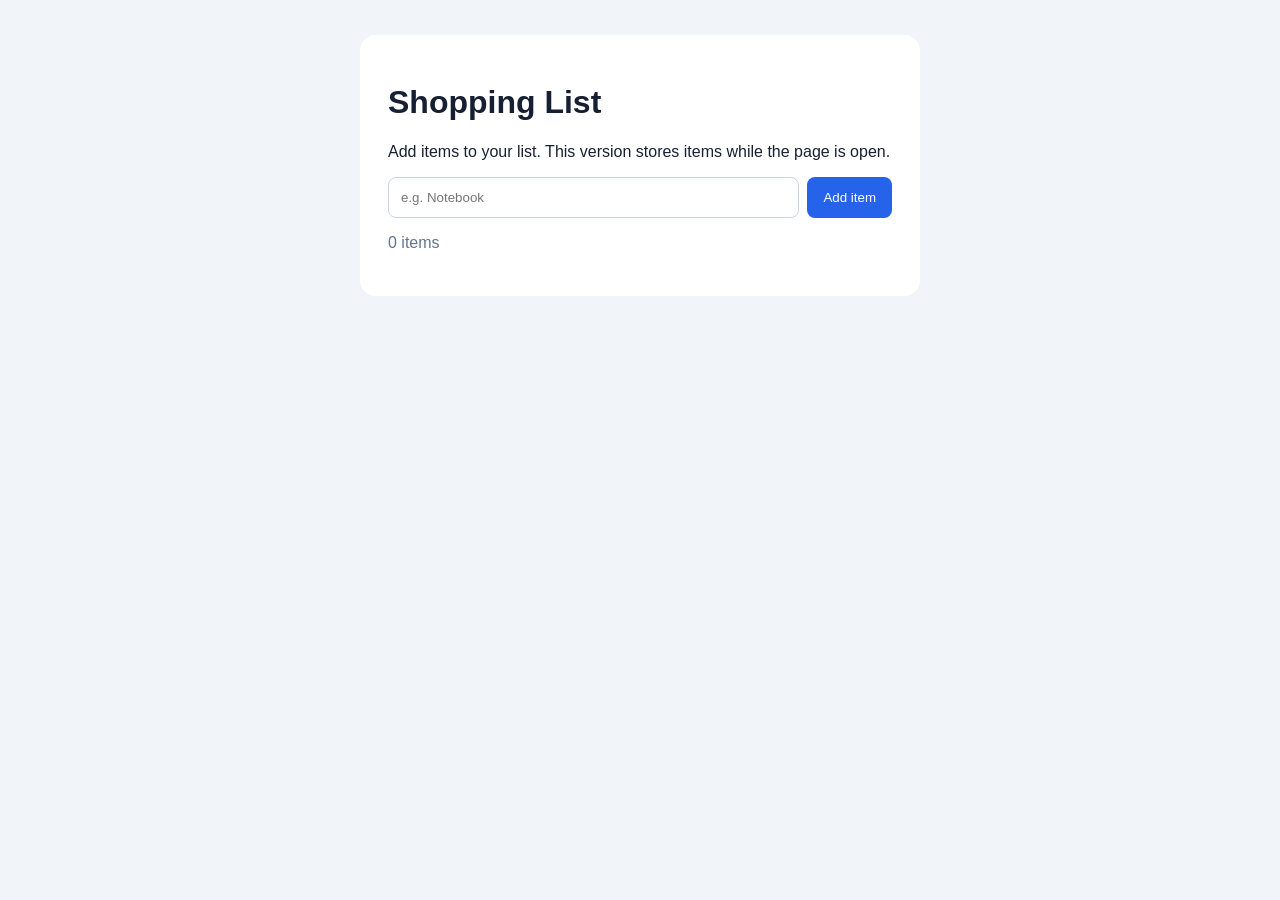
<file: clg assignment/07-shopping-list/index.html>
<!DOCTYPE html><html lang="en"><head><meta charset="UTF-8"><meta name="viewport" content="width=device-width,initial-scale=1"><title>Shopping List</title><link rel="stylesheet" href="style.css"></head><body><main><h1>Shopping List</h1><p>Add items to your list. This version stores items while the page is open.</p><form id="item-form"><input id="item-input" placeholder="e.g. Notebook" required><button>Add item</button></form><ul id="items"></ul><p id="count">0 items</p></main><script src="script.js"></script></body></html>
</file>
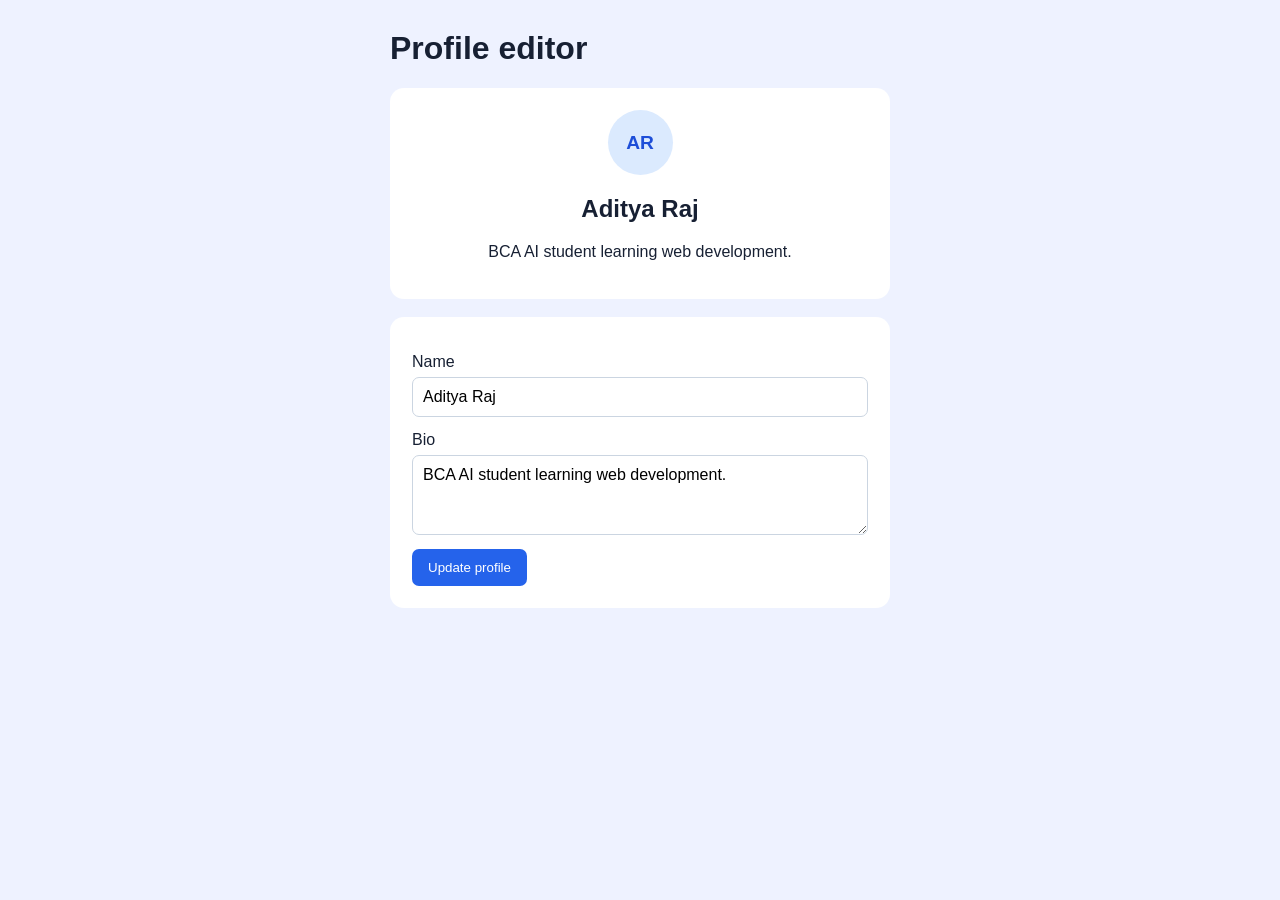
<file: clg assignment/10-profile-updater/index.html>
<!DOCTYPE html><html lang="en"><head><meta charset="UTF-8"><meta name="viewport" content="width=device-width,initial-scale=1"><title>Profile Updater</title><link rel="stylesheet" href="style.css"></head><body><main><h1>Profile editor</h1><section class="card"><div class="avatar">AR</div><h2 id="profile-name">Aditya Raj</h2><p id="profile-bio">BCA AI student learning web development.</p></section><form id="profile-form"><label>Name<input id="name" maxlength="40" value="Aditya Raj" required></label><label>Bio<textarea id="bio" maxlength="160">BCA AI student learning web development.</textarea></label><button>Update profile</button></form><p id="status" role="status" aria-live="polite"></p></main><script src="script.js"></script></body></html>
</file>
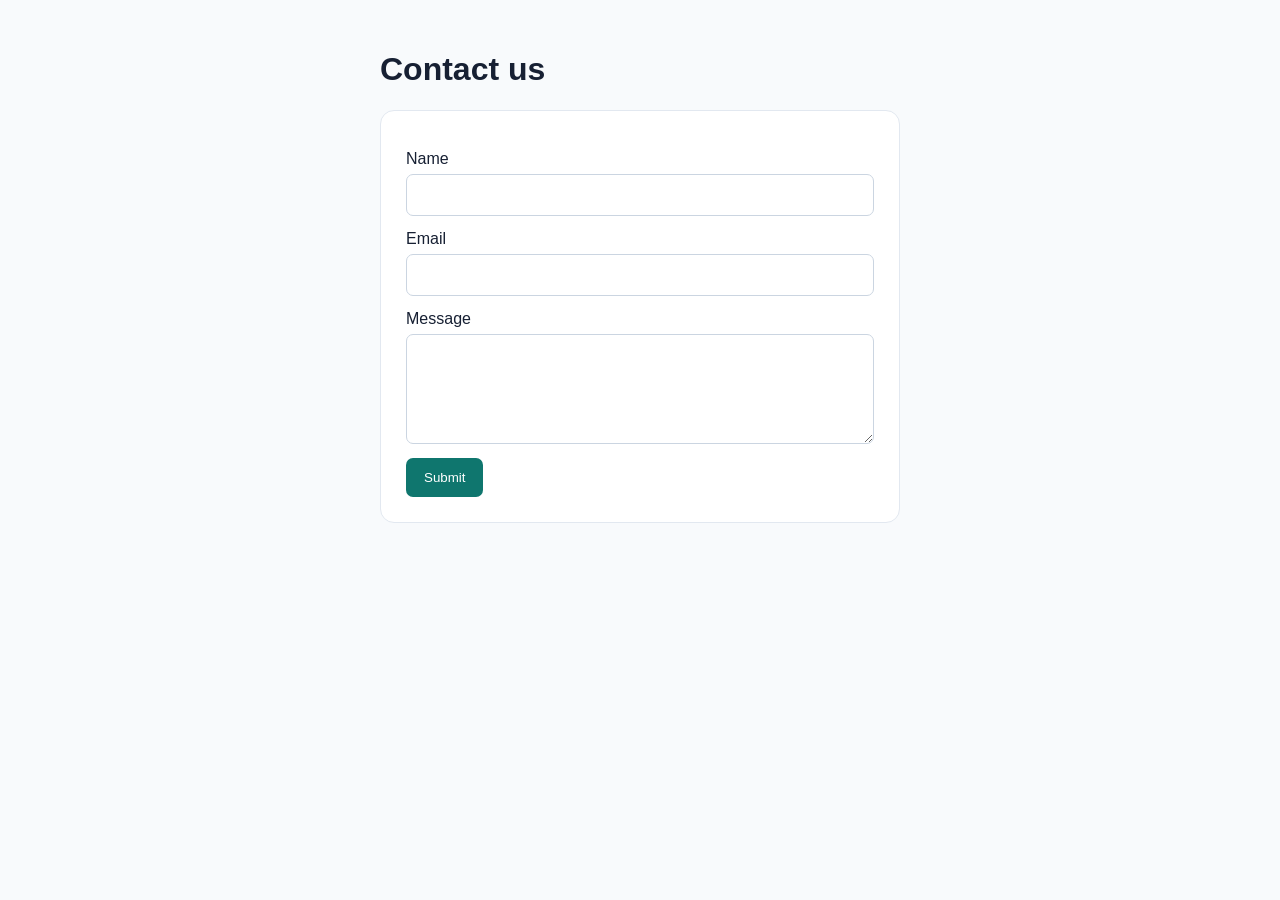
<file: clg assignment/11-contact-form/index.html>
<!DOCTYPE html><html lang="en"><head><meta charset="UTF-8"><meta name="viewport" content="width=device-width,initial-scale=1"><title>Contact Form</title><link rel="stylesheet" href="style.css"></head><body><main><h1>Contact us</h1><form id="contact-form"><label>Name<input id="name" required maxlength="60"></label><label>Email<input id="email" type="email" required></label><label>Message<textarea id="message" required maxlength="500"></textarea></label><button>Submit</button></form><section id="summary" hidden aria-live="polite"><h2>Submission summary</h2><p id="summary-text"></p></section></main><script src="script.js"></script></body></html>
</file>
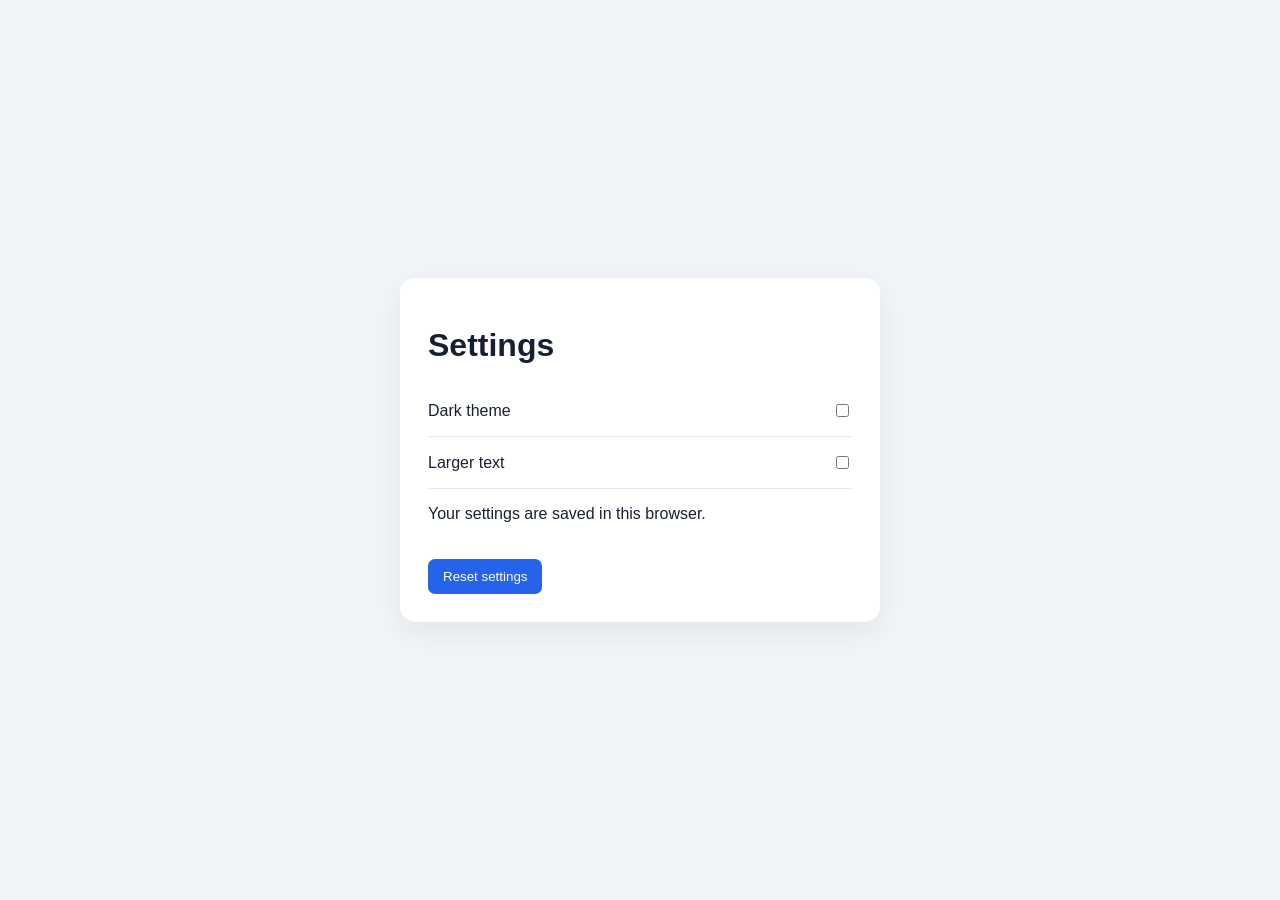
<file: clg assignment/12-persistent-settings/index.html>
<!DOCTYPE html><html lang="en"><head><meta charset="UTF-8"><meta name="viewport" content="width=device-width,initial-scale=1"><title>Persistent Settings</title><link rel="stylesheet" href="style.css"></head><body><main><h1>Settings</h1><label class="setting">Dark theme <input id="dark" type="checkbox"></label><label class="setting">Larger text <input id="large" type="checkbox"></label><p id="status" role="status">Your settings are saved in this browser.</p><button id="reset">Reset settings</button></main><script src="script.js"></script></body></html>
</file>
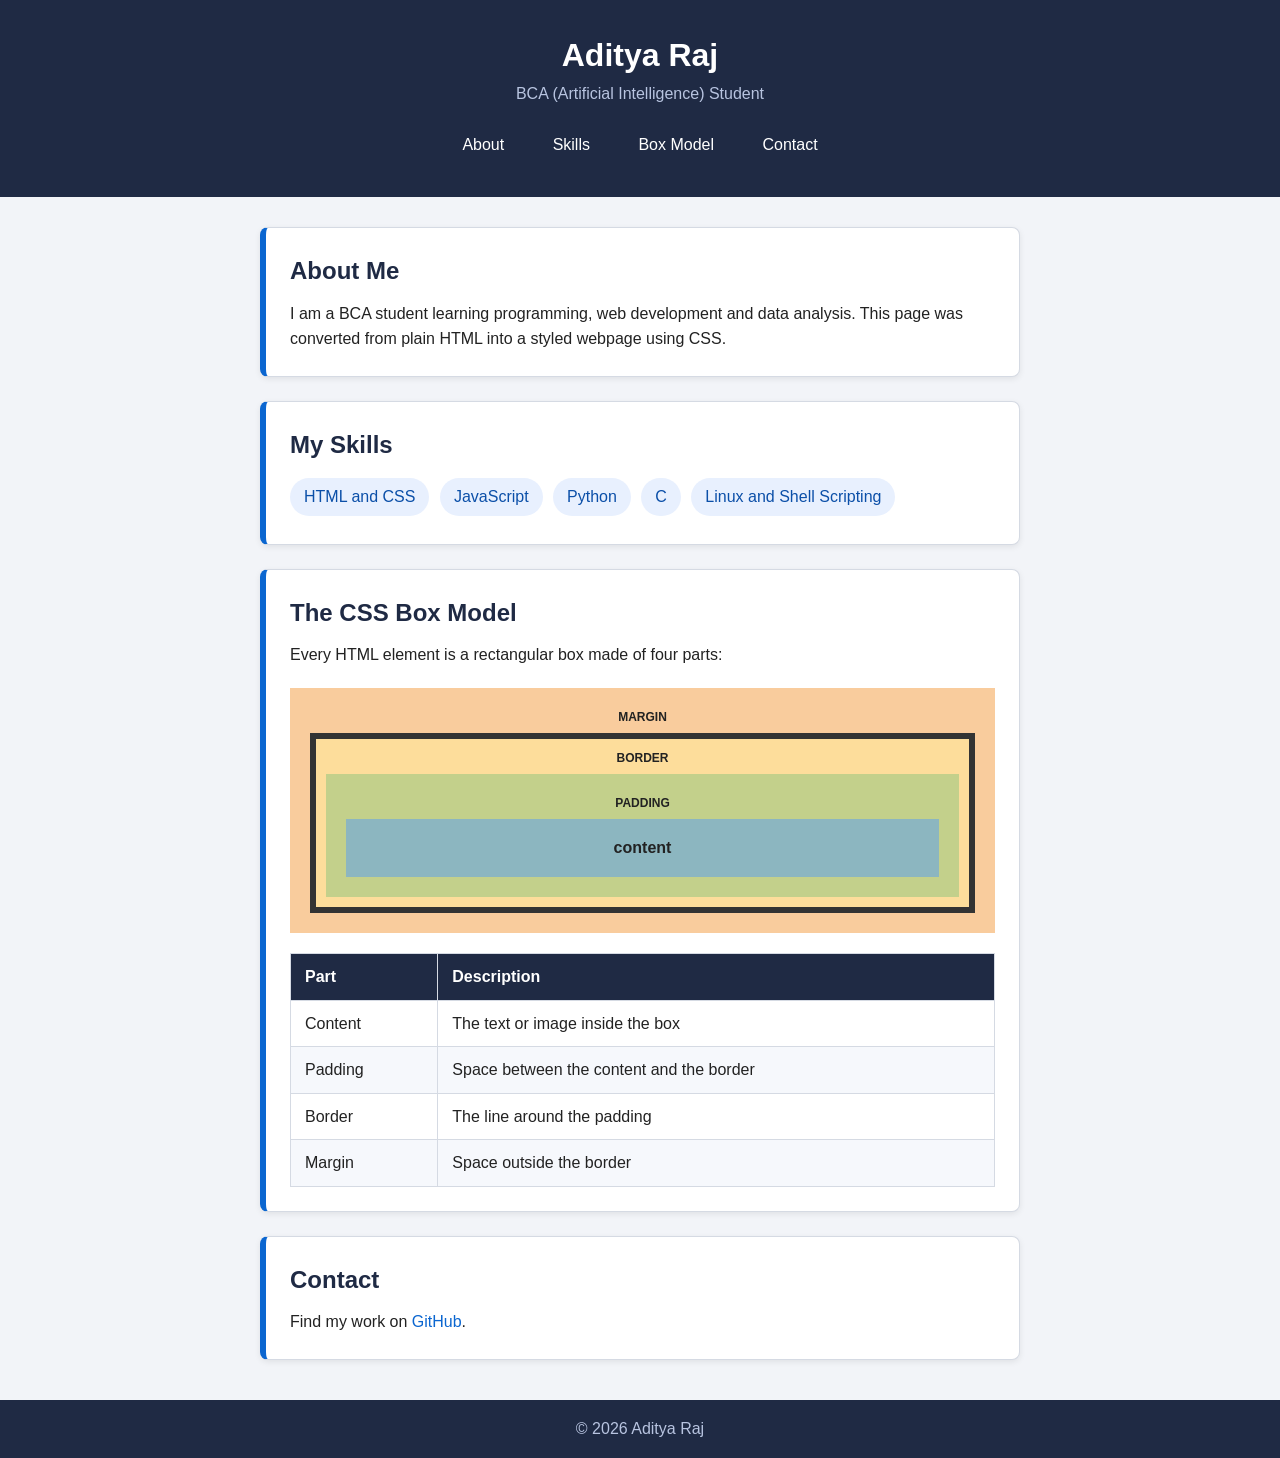
<file: clg assignment/Q1 .css-box-model.html>
<!DOCTYPE html>
<html lang="en">
<head>
  <meta charset="UTF-8">
  <meta name="viewport" content="width=device-width, initial-scale=1.0">
  <title>CSS Basics & Box Model</title>
  <style>
    /* ===== 1. Reset and box-sizing ===== */
    * {
      margin: 0;
      padding: 0;
      box-sizing: border-box;
    }

    /* ===== 2. Base styles ===== */
    body {
      font-family: "Segoe UI", Arial, sans-serif;
      line-height: 1.6;
      color: #222;
      background-color: #f2f4f8;
    }

    a { color: #0b66d0; text-decoration: none; }
    a:hover { text-decoration: underline; }

    code {
      background-color: #e6e9ef;
      padding: 2px 6px;
      border-radius: 4px;
      font-family: Consolas, monospace;
    }

    /* ===== 3. Header and navigation ===== */
    .site-header {
      background-color: #1f2a44;
      color: #ffffff;
      text-align: center;
      padding: 30px 20px;
    }

    .subtitle { color: #b8c4e0; margin-bottom: 15px; }

    .nav a {
      color: #ffffff;
      display: inline-block;
      padding: 8px 16px;
      margin: 0 4px;
      border: 2px solid transparent;
      border-radius: 6px;
    }

    .nav a:hover { border-color: #ffffff; text-decoration: none; }

    /* ===== 4. Layout (width, margin auto, padding) ===== */
    .container {
      max-width: 800px;
      margin: 30px auto;      /* auto centers the box horizontally */
      padding: 0 20px;
    }

    .card {
      background-color: #ffffff;
      padding: 24px;           /* space inside the border */
      margin-bottom: 24px;     /* space outside the border */
      border: 1px solid #d5dae3;
      border-left: 6px solid #0b66d0;
      border-radius: 8px;
      box-shadow: 0 2px 6px rgba(0, 0, 0, 0.08);
    }

    .card h2 { color: #1f2a44; margin-bottom: 10px; }

    /* ===== 5. Skills list ===== */
    .skills { list-style: none; }

    .skills li {
      display: inline-block;
      background-color: #e8f0fe;
      color: #0b4fa8;
      padding: 6px 14px;
      margin: 4px 6px 4px 0;
      border-radius: 20px;
    }

    /* ===== 6. Table ===== */
    table { width: 100%; border-collapse: collapse; margin-top: 20px; }

    th, td {
      border: 1px solid #d5dae3;
      padding: 10px 14px;
      text-align: left;
    }

    th { background-color: #1f2a44; color: #ffffff; }
    tr:nth-child(even) td { background-color: #f6f8fc; }

    /* ===== 7. Box model visual demo ===== */
    .label {
      display: block;
      font-size: 12px;
      font-weight: bold;
      text-transform: uppercase;
      margin-bottom: 6px;
    }

    .margin-layer {
      background-color: #f9cc9d;
      padding: 20px;
      margin: 20px 0;
      text-align: center;
    }

    .border-layer {
      background-color: #fddd9b;
      border: 6px solid #333333;
      padding: 10px;
    }

    .padding-layer {
      background-color: #c3d08b;
      padding: 20px;
    }

    .content-layer {
      background-color: #8cb6c0;
      padding: 16px;
      font-weight: bold;
    }

    /* ===== 8. Footer ===== */
    .site-footer {
      background-color: #1f2a44;
      color: #b8c4e0;
      text-align: center;
      padding: 16px;
      margin-top: 40px;
    }

    /* ===== 9. Small screens ===== */
    @media (max-width: 600px) {
      .card { padding: 16px; }
      .nav a { padding: 6px 10px; }
    }
  </style>
</head>
<body>

  <header class="site-header">
    <h1>Aditya Raj</h1>
    <p class="subtitle">BCA (Artificial Intelligence) Student</p>
    <nav class="nav">
      <a href="#about">About</a>
      <a href="#skills">Skills</a>
      <a href="#boxmodel">Box Model</a>
      <a href="#contact">Contact</a>
    </nav>
  </header>

  <main class="container">
    <section id="about" class="card">
      <h2>About Me</h2>
      <p>I am a BCA student learning programming, web development and data analysis. This page was converted from plain HTML into a styled webpage using CSS.</p>
    </section>

    <section id="skills" class="card">
      <h2>My Skills</h2>
      <ul class="skills">
        <li>HTML and CSS</li>
        <li>JavaScript</li>
        <li>Python</li>
        <li>C</li>
        <li>Linux and Shell Scripting</li>
      </ul>
    </section>

    <section id="boxmodel" class="card">
      <h2>The CSS Box Model</h2>
      <p>Every HTML element is a rectangular box made of four parts:</p>

      <div class="margin-layer">
        <span class="label">margin</span>
        <div class="border-layer">
          <span class="label">border</span>
          <div class="padding-layer">
            <span class="label">padding</span>
            <div class="content-layer">content</div>
          </div>
        </div>
      </div>

      <table>
        <thead>
          <tr><th>Part</th><th>Description</th></tr>
        </thead>
        <tbody>
          <tr><td>Content</td><td>The text or image inside the box</td></tr>
          <tr><td>Padding</td><td>Space between the content and the border</td></tr>
          <tr><td>Border</td><td>The line around the padding</td></tr>
          <tr><td>Margin</td><td>Space outside the border</td></tr>
        </tbody>
      </table>
    </section>

    <section id="contact" class="card">
      <h2>Contact</h2>
      <p>Find my work on <a href="https://github.com/">GitHub</a>.</p>
    </section>
  </main>

  <footer class="site-footer">
    <p>&copy; 2026 Aditya Raj</p>
  </footer>

</body>
</html>
</file>
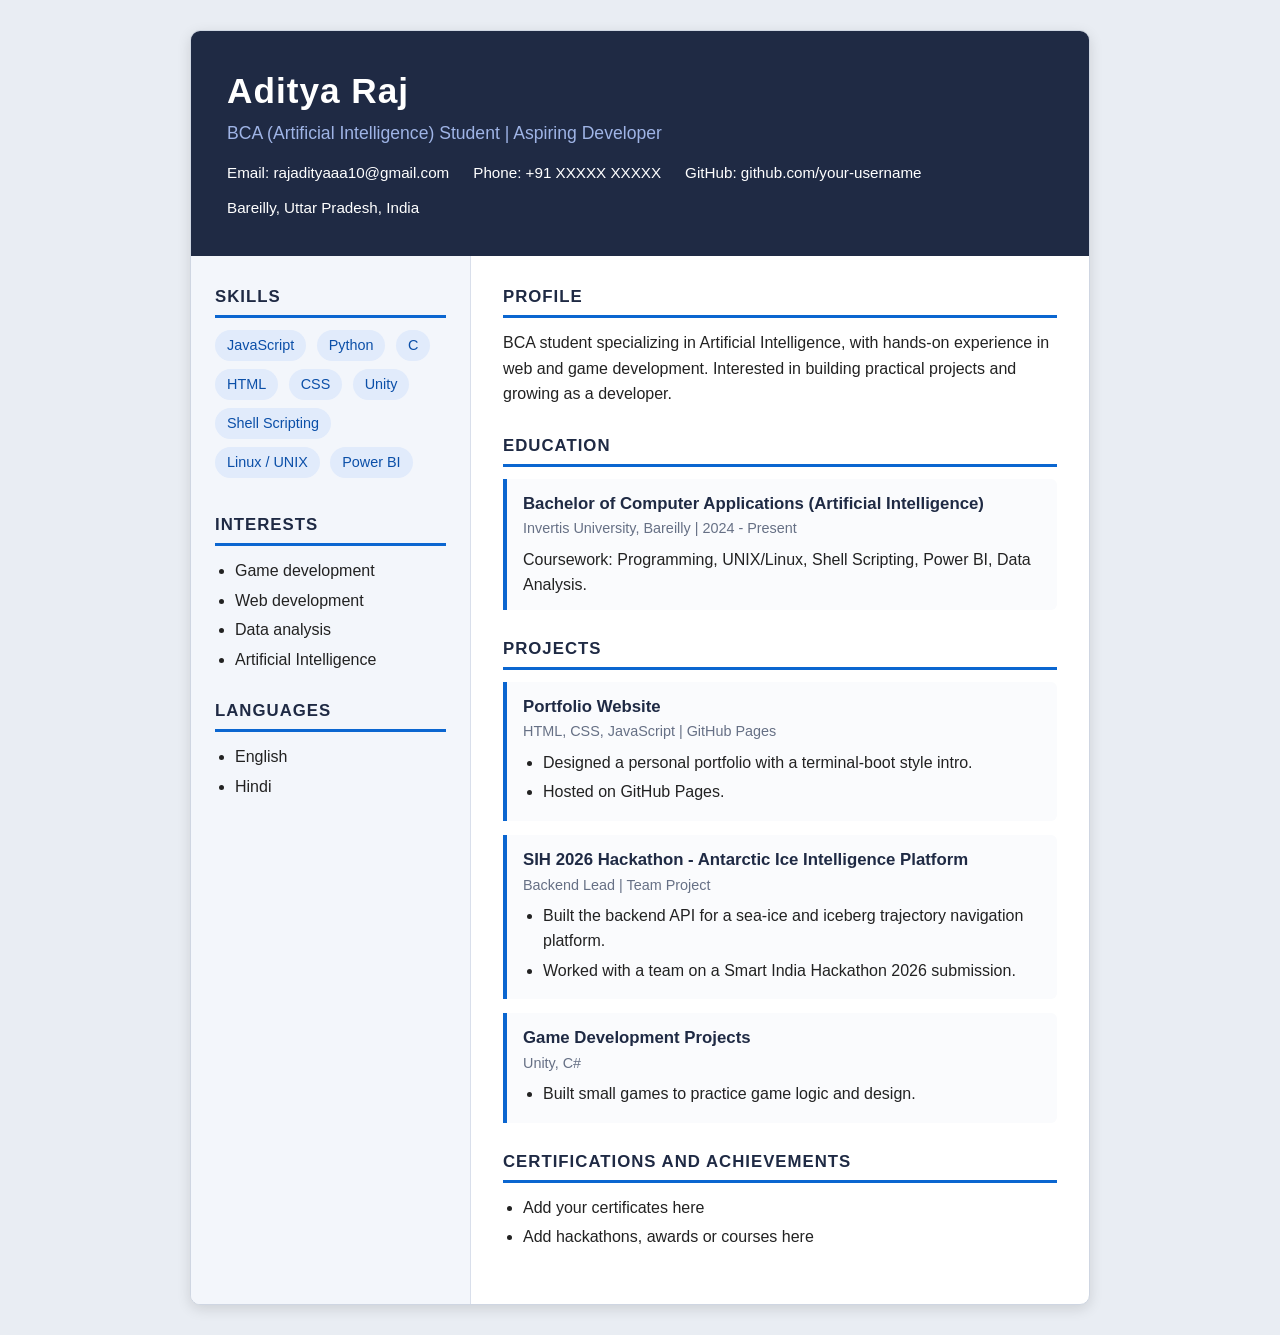
<file: clg assignment/Q2.resume.html>
<!DOCTYPE html>
<html lang="en">
<head>
  <meta charset="UTF-8">
  <meta name="viewport" content="width=device-width, initial-scale=1.0">
  <title>Aditya Raj - Resume</title>
  <style>
    /* ===== 1. Reset and box-sizing ===== */
    * {
      margin: 0;
      padding: 0;
      box-sizing: border-box;
    }

    /* ===== 2. Base styles ===== */
    body {
      font-family: "Segoe UI", Arial, sans-serif;
      line-height: 1.6;
      color: #222;
      background-color: #e9edf3;
      padding: 30px 15px;
    }

    a { color: #0b66d0; text-decoration: none; }
    a:hover { text-decoration: underline; }

    ul { padding-left: 20px; }
    li { margin-bottom: 4px; }

    /* ===== 3. Resume page (box model: width, margin auto, padding, border) ===== */
    .resume {
      max-width: 900px;
      margin: 0 auto;                 /* centers the page */
      background-color: #ffffff;
      border: 1px solid #cfd6e2;
      border-radius: 10px;
      box-shadow: 0 4px 14px rgba(0, 0, 0, 0.12);
      overflow: hidden;
    }

    /* ===== 4. Header ===== */
    .resume-header {
      background-color: #1f2a44;
      color: #ffffff;
      padding: 32px 36px;
    }

    .resume-header h1 {
      font-size: 2.2rem;
      letter-spacing: 1px;
    }

    .role {
      color: #9fb4e6;
      font-size: 1.1rem;
      margin-bottom: 14px;
    }

    .contact-info {
      list-style: none;
      padding: 0;
      display: flex;
      flex-wrap: wrap;
      gap: 6px 24px;
      font-size: 0.95rem;
    }

    .contact-info a { color: #ffffff; }

    /* ===== 5. Two-column layout ===== */
    .resume-body {
      display: flex;
    }

    .sidebar {
      width: 280px;
      background-color: #f3f6fb;
      padding: 28px 24px;
      border-right: 1px solid #d9dfeb;
    }

    .main-content {
      flex: 1;
      padding: 28px 32px;
    }

    /* ===== 6. Section blocks ===== */
    .block {
      margin-bottom: 26px;            /* space outside */
    }

    .block h2 {
      font-size: 1.05rem;
      text-transform: uppercase;
      letter-spacing: 1px;
      color: #1f2a44;
      border-bottom: 3px solid #0b66d0;
      padding-bottom: 4px;            /* space inside */
      margin-bottom: 12px;
    }

    /* ===== 7. Skill tags ===== */
    .tags {
      list-style: none;
      padding: 0;
    }

    .tags li {
      display: inline-block;
      background-color: #e1ebfb;
      color: #0b4fa8;
      padding: 4px 12px;
      margin: 0 6px 8px 0;
      border-radius: 16px;
      font-size: 0.9rem;
    }

    /* ===== 8. Entries (education, projects) ===== */
    .entry {
      border-left: 4px solid #0b66d0;
      background-color: #fafbfd;
      padding: 12px 16px;
      margin-bottom: 14px;
      border-radius: 0 6px 6px 0;
    }

    .entry h3 {
      font-size: 1.05rem;
      color: #1f2a44;
    }

    .meta {
      color: #667085;
      font-size: 0.9rem;
      margin-bottom: 6px;
    }

    /* ===== 9. Small screens ===== */
    @media (max-width: 700px) {
      .resume-body { flex-direction: column; }
      .sidebar {
        width: 100%;
        border-right: none;
        border-bottom: 1px solid #d9dfeb;
      }
      .main-content { padding: 24px; }
    }

    /* ===== 10. Print ===== */
    @media print {
      body { background: #ffffff; padding: 0; }
      .resume { border: none; box-shadow: none; }
    }
  </style>
</head>
<body>

  <div class="resume">

    <header class="resume-header">
      <h1>Aditya Raj</h1>
      <p class="role">BCA (Artificial Intelligence) Student | Aspiring Developer</p>
      <ul class="contact-info">
        <li>Email: <a href="mailto:rajadityaaa10@gmail.com">rajadityaaa10@gmail.com</a></li>
        <li>Phone: +91 XXXXX XXXXX</li>
        <li>GitHub: <a href="https://github.com/your-username">github.com/your-username</a></li>
        <li>Bareilly, Uttar Pradesh, India</li>
      </ul>
    </header>

    <div class="resume-body">

      <aside class="sidebar">
        <section class="block">
          <h2>Skills</h2>
          <ul class="tags">
            <li>JavaScript</li>
            <li>Python</li>
            <li>C</li>
            <li>HTML</li>
            <li>CSS</li>
            <li>Unity</li>
            <li>Shell Scripting</li>
            <li>Linux / UNIX</li>
            <li>Power BI</li>
          </ul>
        </section>

        <section class="block">
          <h2>Interests</h2>
          <ul>
            <li>Game development</li>
            <li>Web development</li>
            <li>Data analysis</li>
            <li>Artificial Intelligence</li>
          </ul>
        </section>

        <section class="block">
          <h2>Languages</h2>
          <ul>
            <li>English</li>
            <li>Hindi</li>
          </ul>
        </section>
      </aside>

      <main class="main-content">
        <section class="block">
          <h2>Profile</h2>
          <p>BCA student specializing in Artificial Intelligence, with hands-on experience in web and game development. Interested in building practical projects and growing as a developer.</p>
        </section>

        <section class="block">
          <h2>Education</h2>
          <div class="entry">
            <h3>Bachelor of Computer Applications (Artificial Intelligence)</h3>
            <p class="meta">Invertis University, Bareilly | 2024 - Present</p>
            <p>Coursework: Programming, UNIX/Linux, Shell Scripting, Power BI, Data Analysis.</p>
          </div>
        </section>

        <section class="block">
          <h2>Projects</h2>

          <div class="entry">
            <h3>Portfolio Website</h3>
            <p class="meta">HTML, CSS, JavaScript | GitHub Pages</p>
            <ul>
              <li>Designed a personal portfolio with a terminal-boot style intro.</li>
              <li>Hosted on GitHub Pages.</li>
            </ul>
          </div>

          <div class="entry">
            <h3>SIH 2026 Hackathon - Antarctic Ice Intelligence Platform</h3>
            <p class="meta">Backend Lead | Team Project</p>
            <ul>
              <li>Built the backend API for a sea-ice and iceberg trajectory navigation platform.</li>
              <li>Worked with a team on a Smart India Hackathon 2026 submission.</li>
            </ul>
          </div>

          <div class="entry">
            <h3>Game Development Projects</h3>
            <p class="meta">Unity, C#</p>
            <ul>
              <li>Built small games to practice game logic and design.</li>
            </ul>
          </div>
        </section>

        <section class="block">
          <h2>Certifications and Achievements</h2>
          <ul>
            <li>Add your certificates here</li>
            <li>Add hackathons, awards or courses here</li>
          </ul>
        </section>
      </main>

    </div>
  </div>

</body>
</html>
</file>
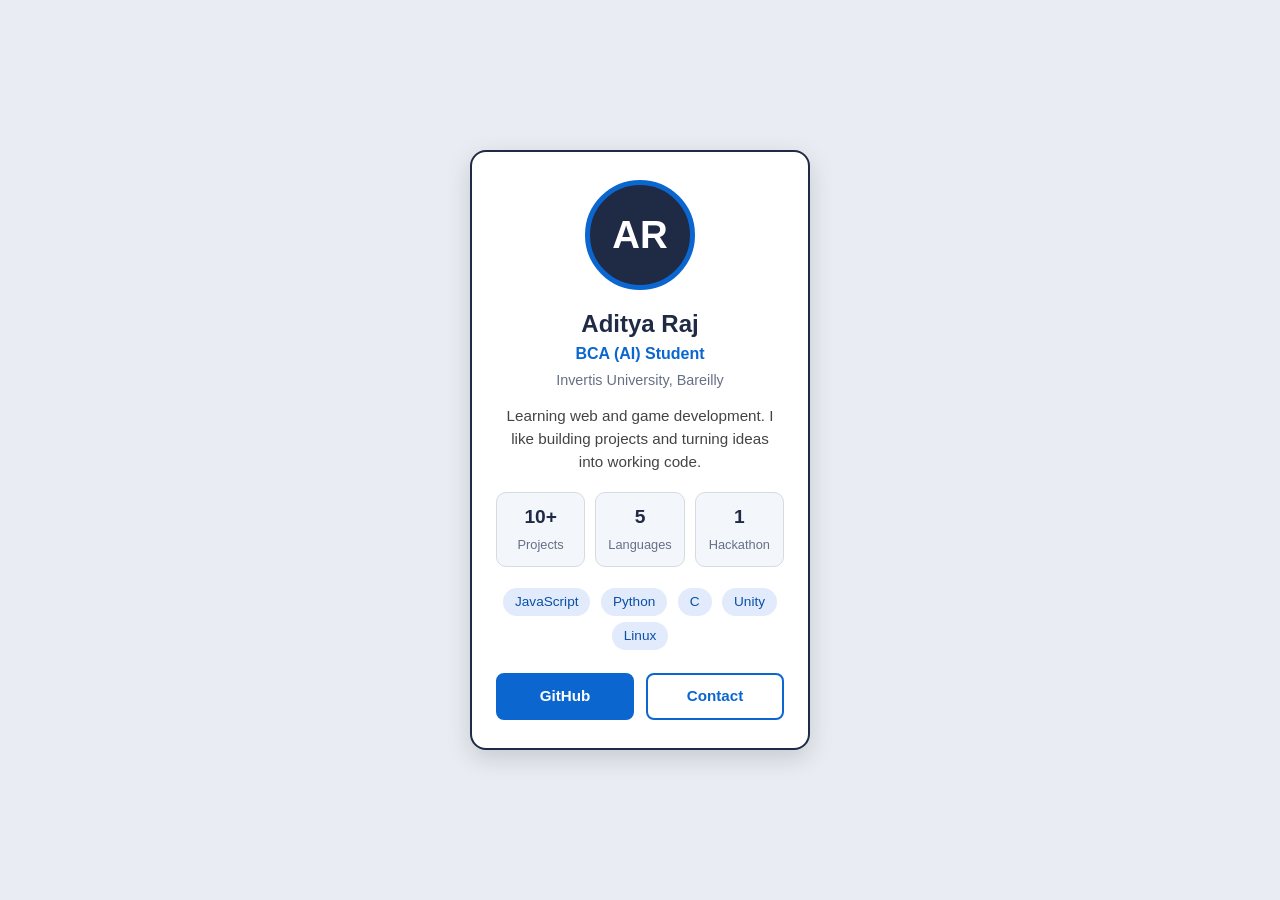
<file: clg assignment/Q3.profile-card.html>
<!DOCTYPE html>
<html lang="en">
<head>
  <meta charset="UTF-8">
  <meta name="viewport" content="width=device-width, initial-scale=1.0">
  <title>Profile Card - Box Model</title>
  <style>
    /* ===== 1. Reset and box-sizing =====
       border-box: width includes content + padding + border */
    * {
      margin: 0;
      padding: 0;
      box-sizing: border-box;
    }

    /* ===== 2. Page ===== */
    body {
      font-family: "Segoe UI", Arial, sans-serif;
      line-height: 1.5;
      color: #222;
      background-color: #e9edf3;
      min-height: 100vh;
      display: flex;
      justify-content: center;
      align-items: center;
      padding: 20px;
    }

    /* ===== 3. The card =====
       width    -> total box width (border-box)
       padding  -> space between content and border
       border   -> line around the padding
       margin   -> space outside the card */
    .profile-card {
      width: 340px;
      margin: 20px;
      padding: 28px 24px;
      border: 2px solid #1f2a44;
      border-radius: 16px;
      background-color: #ffffff;
      text-align: center;
      box-shadow: 0 8px 24px rgba(0, 0, 0, 0.15);
      transition: transform 0.2s ease, box-shadow 0.2s ease;
    }

    .profile-card:hover {
      transform: translateY(-6px);
      box-shadow: 0 14px 30px rgba(0, 0, 0, 0.2);
    }

    /* ===== 4. Avatar ===== */
    .avatar {
      width: 110px;
      height: 110px;
      margin: 0 auto 16px;            /* auto centers it horizontally */
      border: 5px solid #0b66d0;
      border-radius: 50%;
      background-color: #1f2a44;
      color: #ffffff;
      font-size: 2.4rem;
      font-weight: bold;
      display: flex;
      justify-content: center;
      align-items: center;
    }

    /* ===== 5. Text ===== */
    .name {
      font-size: 1.5rem;
      color: #1f2a44;
    }

    .role {
      color: #0b66d0;
      font-weight: 600;
      margin-bottom: 4px;
    }

    .location {
      color: #667085;
      font-size: 0.9rem;
      margin-bottom: 14px;
    }

    .bio {
      font-size: 0.95rem;
      color: #444;
      margin-bottom: 18px;
      padding: 0 6px;
    }

    /* ===== 6. Stats row ===== */
    .stats {
      display: flex;
      justify-content: space-between;
      gap: 10px;
      margin-bottom: 18px;
    }

    .stat {
      flex: 1;
      padding: 10px 6px;
      border: 1px solid #d5dae3;
      border-radius: 10px;
      background-color: #f3f6fb;
    }

    .stat strong {
      display: block;
      font-size: 1.2rem;
      color: #1f2a44;
    }

    .stat span {
      font-size: 0.8rem;
      color: #667085;
    }

    /* ===== 7. Skill tags ===== */
    .tags {
      list-style: none;
      margin-bottom: 20px;
    }

    .tags li {
      display: inline-block;
      padding: 4px 12px;
      margin: 3px;
      border-radius: 16px;
      background-color: #e1ebfb;
      color: #0b4fa8;
      font-size: 0.85rem;
    }

    /* ===== 8. Buttons ===== */
    .buttons {
      display: flex;
      gap: 12px;
    }

    .btn {
      flex: 1;
      padding: 10px 0;
      border: 2px solid #0b66d0;
      border-radius: 8px;
      font-size: 0.95rem;
      font-weight: 600;
      text-decoration: none;
      cursor: pointer;
      transition: background-color 0.2s, color 0.2s;
    }

    .btn-primary {
      background-color: #0b66d0;
      color: #ffffff;
    }

    .btn-primary:hover {
      background-color: #084a99;
      border-color: #084a99;
    }

    .btn-outline {
      background-color: transparent;
      color: #0b66d0;
    }

    .btn-outline:hover {
      background-color: #0b66d0;
      color: #ffffff;
    }

    /* ===== 9. Small screens ===== */
    @media (max-width: 400px) {
      .profile-card {
        width: 100%;
        margin: 0;
      }
    }
  </style>
</head>
<body>

  <article class="profile-card">
    <div class="avatar">AR</div>

    <h1 class="name">Aditya Raj</h1>
    <p class="role">BCA (AI) Student</p>
    <p class="location">Invertis University, Bareilly</p>

    <p class="bio">
      Learning web and game development. I like building projects and
      turning ideas into working code.
    </p>

    <div class="stats">
      <div class="stat">
        <strong>10+</strong>
        <span>Projects</span>
      </div>
      <div class="stat">
        <strong>5</strong>
        <span>Languages</span>
      </div>
      <div class="stat">
        <strong>1</strong>
        <span>Hackathon</span>
      </div>
    </div>

    <ul class="tags">
      <li>JavaScript</li>
      <li>Python</li>
      <li>C</li>
      <li>Unity</li>
      <li>Linux</li>
    </ul>

    <div class="buttons">
      <a class="btn btn-primary" href="https://github.com/your-username">GitHub</a>
      <a class="btn btn-outline" href="mailto:rajadityaaa10@gmail.com">Contact</a>
    </div>
  </article>

</body>
</html>
</file>
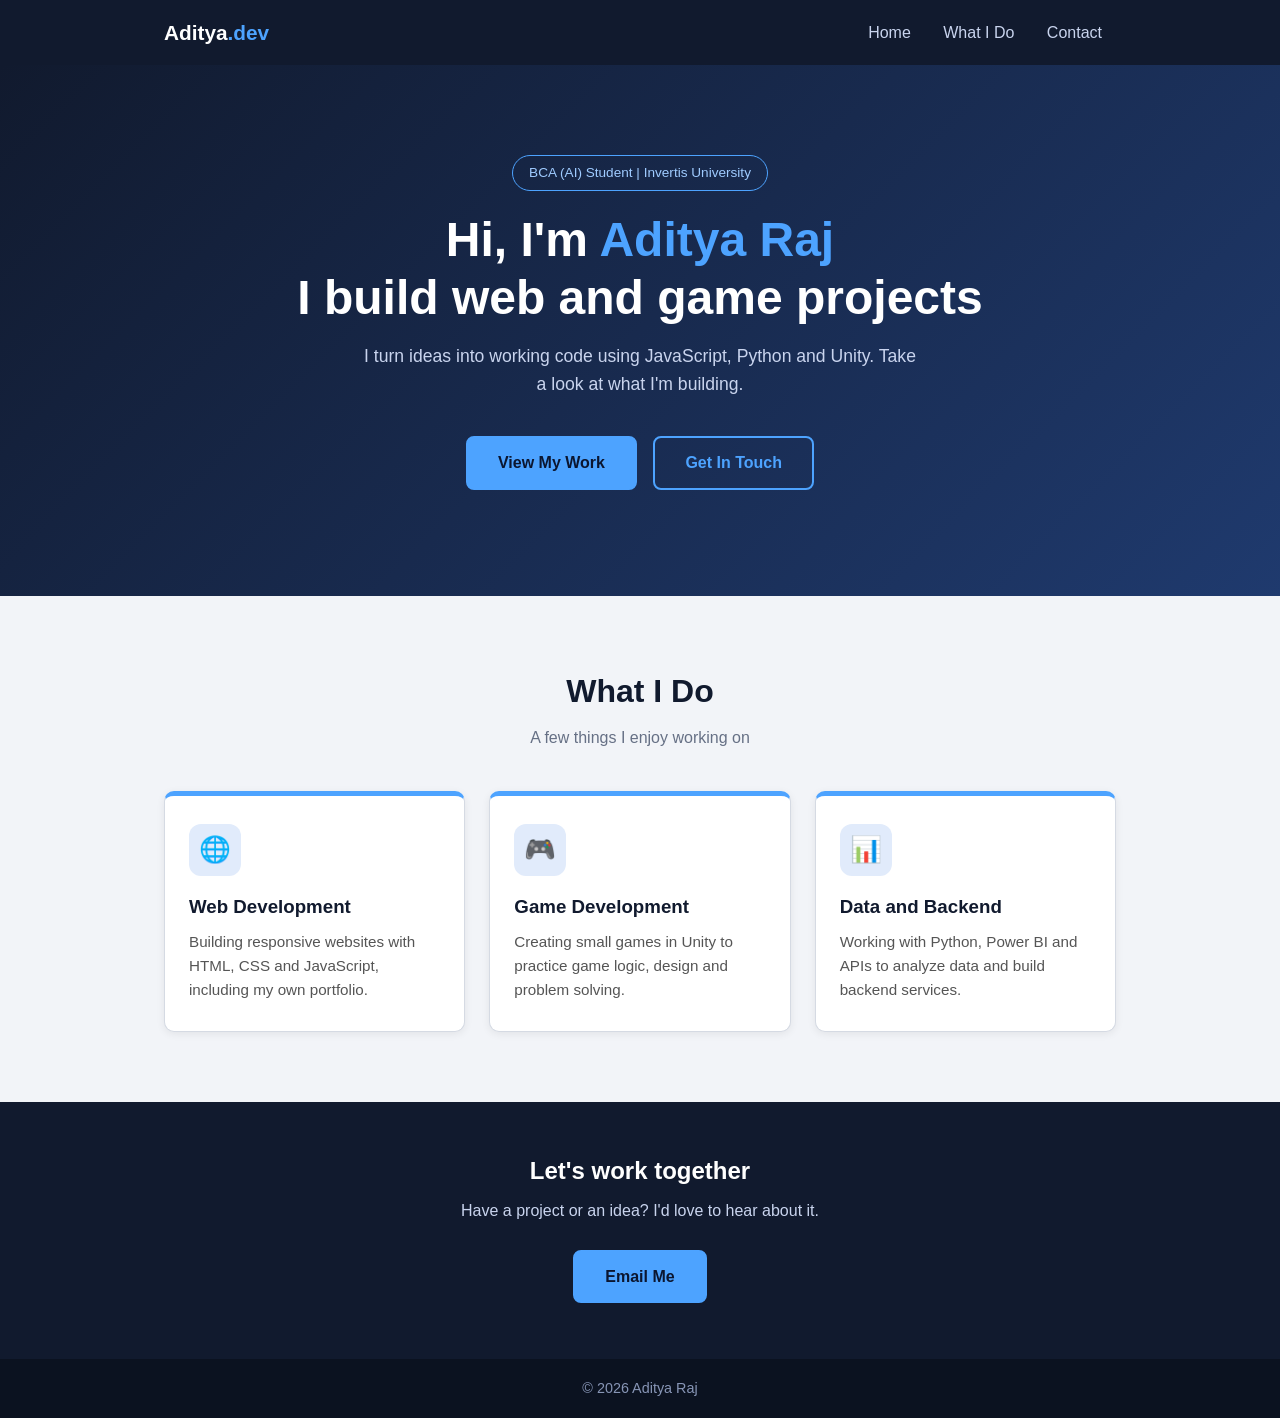
<file: clg assignment/Q4.landing-section.html>
<!DOCTYPE html>
<html lang="en">
<head>
  <meta charset="UTF-8">
  <meta name="viewport" content="width=device-width, initial-scale=1.0">
  <title>Landing Page Section - Box Model</title>
  <style>
    /* ===== 1. Reset and box-sizing ===== */
    * {
      margin: 0;
      padding: 0;
      box-sizing: border-box;
    }

    /* ===== 2. Base styles ===== */
    body {
      font-family: "Segoe UI", Arial, sans-serif;
      line-height: 1.6;
      color: #222;
      background-color: #f2f4f8;
    }

    a { text-decoration: none; }

    /* Reusable wrapper: centers content with margin auto */
    .wrapper {
      max-width: 1000px;
      margin: 0 auto;
      padding: 0 24px;
    }

    /* ===== 3. Navbar ===== */
    .navbar {
      background-color: #111a2e;
      padding: 16px 0;
    }

    .navbar .wrapper {
      display: flex;
      justify-content: space-between;
      align-items: center;
    }

    .logo {
      color: #ffffff;
      font-size: 1.3rem;
      font-weight: bold;
    }

    .logo span { color: #4da3ff; }

    .nav-links a {
      color: #c9d4ee;
      padding: 8px 14px;
      border-radius: 6px;
    }

    .nav-links a:hover {
      background-color: #1f2d4f;
      color: #ffffff;
    }

    /* ===== 4. Hero section ===== */
    .hero {
      background: linear-gradient(135deg, #111a2e 0%, #1f3a6e 100%);
      color: #ffffff;
      text-align: center;
      padding: 90px 0 100px;      /* top | sides | bottom */
    }

    .badge {
      display: inline-block;
      padding: 6px 16px;
      margin-bottom: 20px;
      border: 1px solid #4da3ff;
      border-radius: 20px;
      color: #9fcbff;
      font-size: 0.85rem;
    }

    .hero h1 {
      font-size: 3rem;
      line-height: 1.2;
      margin-bottom: 16px;
    }

    .hero h1 span { color: #4da3ff; }

    .hero p {
      max-width: 560px;
      margin: 0 auto 32px;
      color: #c9d4ee;
      font-size: 1.1rem;
    }

    /* ===== 5. Buttons ===== */
    .btn {
      display: inline-block;
      padding: 12px 30px;
      margin: 6px;
      border: 2px solid #4da3ff;
      border-radius: 8px;
      font-weight: 600;
      transition: background-color 0.2s, color 0.2s, transform 0.2s;
    }

    .btn:hover { transform: translateY(-3px); }

    .btn-primary {
      background-color: #4da3ff;
      color: #0b1630;
    }

    .btn-primary:hover { background-color: #7bbcff; }

    .btn-outline {
      background-color: transparent;
      color: #4da3ff;
    }

    .btn-outline:hover {
      background-color: #4da3ff;
      color: #0b1630;
    }

    /* ===== 6. Features section ===== */
    .features {
      padding: 70px 0;
    }

    .section-title {
      text-align: center;
      font-size: 2rem;
      color: #111a2e;
      margin-bottom: 8px;
    }

    .section-sub {
      text-align: center;
      color: #667085;
      margin-bottom: 40px;
    }

    .cards {
      display: flex;
      gap: 24px;                 /* space between cards */
    }

    .card {
      flex: 1;
      background-color: #ffffff;
      padding: 28px 24px;        /* space inside the border */
      border: 1px solid #d5dae3;
      border-top: 5px solid #4da3ff;
      border-radius: 10px;
      box-shadow: 0 2px 8px rgba(0, 0, 0, 0.07);
      transition: transform 0.2s, box-shadow 0.2s;
    }

    .card:hover {
      transform: translateY(-6px);
      box-shadow: 0 12px 24px rgba(0, 0, 0, 0.14);
    }

    .icon {
      width: 52px;
      height: 52px;
      margin-bottom: 16px;
      border-radius: 12px;
      background-color: #e1ebfb;
      font-size: 1.6rem;
      display: flex;
      justify-content: center;
      align-items: center;
    }

    .card h3 {
      color: #111a2e;
      margin-bottom: 8px;
    }

    .card p {
      color: #555;
      font-size: 0.95rem;
    }

    /* ===== 7. Call to action strip ===== */
    .cta {
      background-color: #111a2e;
      color: #ffffff;
      text-align: center;
      padding: 50px 24px;
    }

    .cta h2 { margin-bottom: 8px; }
    .cta p { color: #c9d4ee; margin-bottom: 20px; }

    /* ===== 8. Footer ===== */
    .footer {
      background-color: #0b1220;
      color: #8795b5;
      text-align: center;
      padding: 18px;
      font-size: 0.9rem;
    }

    /* ===== 9. Small screens ===== */
    @media (max-width: 768px) {
      .hero { padding: 60px 0 70px; }
      .hero h1 { font-size: 2.1rem; }
      .cards { flex-direction: column; }
      .navbar .wrapper { flex-direction: column; gap: 10px; }
    }
  </style>
</head>
<body>

  <nav class="navbar">
    <div class="wrapper">
      <div class="logo">Aditya<span>.dev</span></div>
      <div class="nav-links">
        <a href="#home">Home</a>
        <a href="#features">What I Do</a>
        <a href="#contact">Contact</a>
      </div>
    </div>
  </nav>

  <header class="hero" id="home">
    <div class="wrapper">
      <span class="badge">BCA (AI) Student | Invertis University</span>
      <h1>Hi, I'm <span>Aditya Raj</span><br>I build web and game projects</h1>
      <p>I turn ideas into working code using JavaScript, Python and Unity. Take a look at what I'm building.</p>
      <a class="btn btn-primary" href="https://github.com/your-username">View My Work</a>
      <a class="btn btn-outline" href="mailto:rajadityaaa10@gmail.com">Get In Touch</a>
    </div>
  </header>

  <section class="features" id="features">
    <div class="wrapper">
      <h2 class="section-title">What I Do</h2>
      <p class="section-sub">A few things I enjoy working on</p>

      <div class="cards">
        <article class="card">
          <div class="icon">🌐</div>
          <h3>Web Development</h3>
          <p>Building responsive websites with HTML, CSS and JavaScript, including my own portfolio.</p>
        </article>

        <article class="card">
          <div class="icon">🎮</div>
          <h3>Game Development</h3>
          <p>Creating small games in Unity to practice game logic, design and problem solving.</p>
        </article>

        <article class="card">
          <div class="icon">📊</div>
          <h3>Data and Backend</h3>
          <p>Working with Python, Power BI and APIs to analyze data and build backend services.</p>
        </article>
      </div>
    </div>
  </section>

  <section class="cta" id="contact">
    <h2>Let's work together</h2>
    <p>Have a project or an idea? I'd love to hear about it.</p>
    <a class="btn btn-primary" href="mailto:rajadityaaa10@gmail.com">Email Me</a>
  </section>

  <footer class="footer">
    <p>&copy; 2026 Aditya Raj</p>
  </footer>

</body>
</html>
</file>
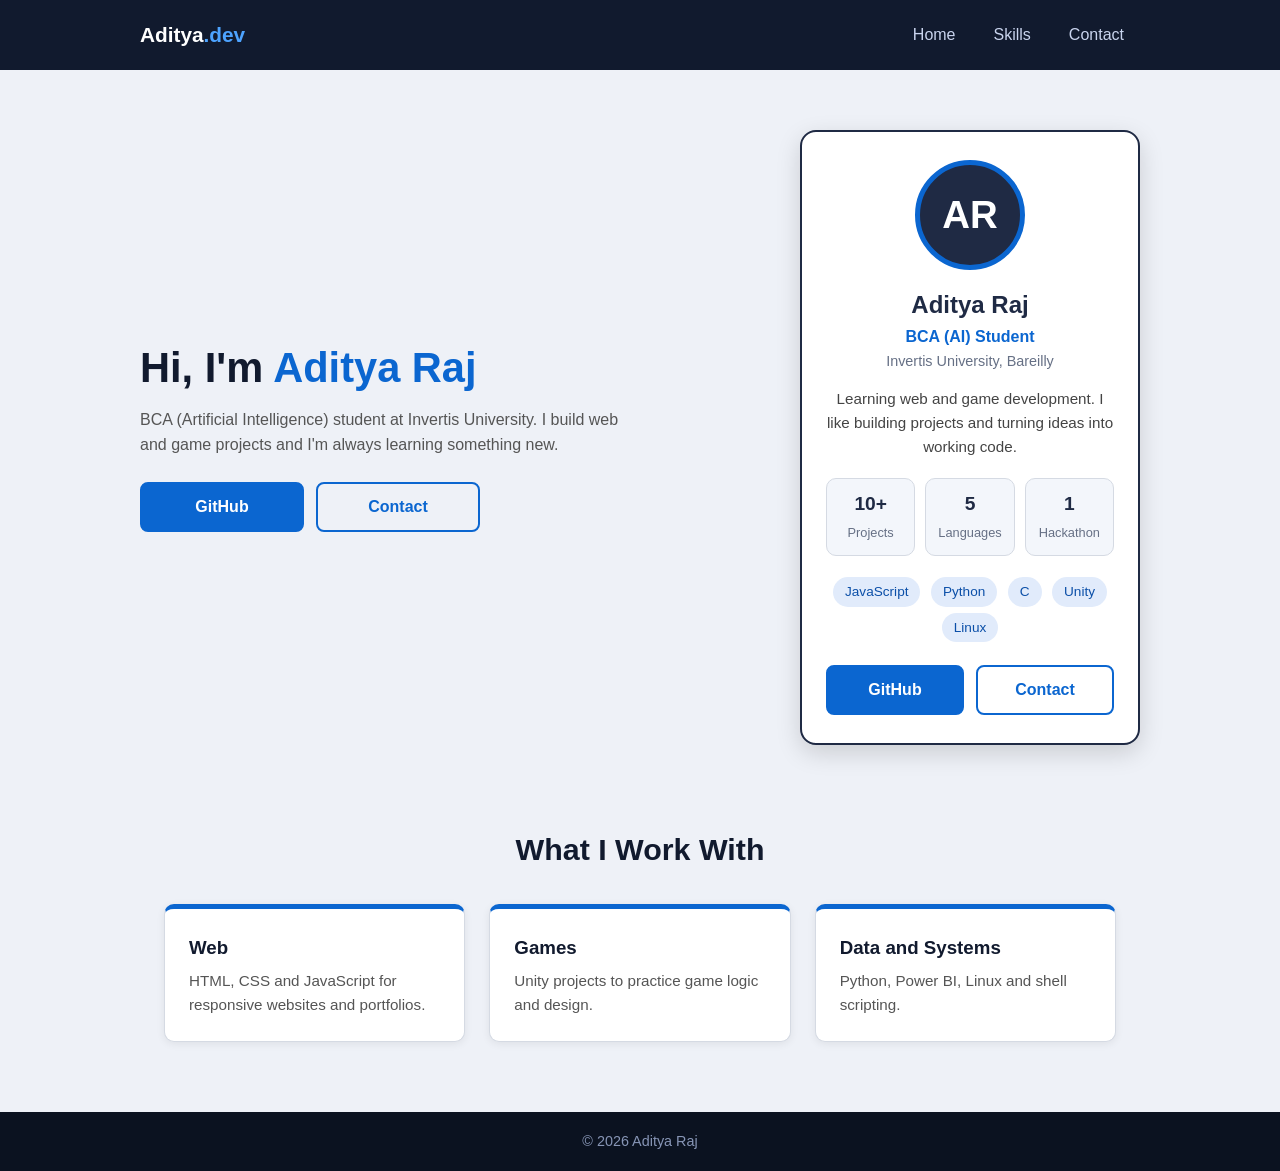
<file: clg assignment/Q5.profile-card-project.html>
<!DOCTYPE html>
<html lang="en">
<head>
  <meta charset="UTF-8">
  <meta name="viewport" content="width=device-width, initial-scale=1.0">
  <title>Profile Card Project - Aditya Raj</title>
  <style>
    /* ===== 1. Reset and box-sizing ===== */
    * {
      margin: 0;
      padding: 0;
      box-sizing: border-box;
    }

    /* ===== 2. Base styles ===== */
    body {
      font-family: "Segoe UI", Arial, sans-serif;
      line-height: 1.6;
      color: #222;
      background-color: #eef1f7;
    }

    a { text-decoration: none; }
    ul { list-style: none; }

    .wrapper {
      max-width: 1000px;
      margin: 0 auto;
      padding: 0 24px;
    }

    /* ===== 3. Responsive navigation menu =====
       Desktop: links in a row (flexbox).
       Mobile: links hide and a hamburger button toggles them.
       The toggle uses a hidden checkbox, so no JavaScript is needed. */
    .navbar {
      background-color: #111a2e;
      position: sticky;
      top: 0;
      z-index: 10;
    }

    .nav-inner {
      display: flex;
      justify-content: space-between;
      align-items: center;
      padding: 14px 0;
    }

    .logo {
      color: #ffffff;
      font-size: 1.3rem;
      font-weight: bold;
    }

    .logo span { color: #4da3ff; }

    .nav-links {
      display: flex;
      gap: 6px;
    }

    .nav-links a {
      display: block;
      color: #c9d4ee;
      padding: 8px 16px;
      border-radius: 6px;
      transition: background-color 0.2s, color 0.2s;
    }

    .nav-links a:hover {
      background-color: #1f2d4f;
      color: #ffffff;
    }

    #menu-toggle { display: none; }

    .hamburger {
      display: none;
      cursor: pointer;
      padding: 8px;
    }

    .hamburger span {
      display: block;
      width: 26px;
      height: 3px;
      margin: 5px 0;
      background-color: #ffffff;
      border-radius: 2px;
      transition: transform 0.3s, opacity 0.3s;
    }

    /* ===== 4. Page layout: card + intro side by side (flexbox) ===== */
    .hero {
      display: flex;
      align-items: center;
      justify-content: center;
      gap: 48px;
      padding: 60px 0;
    }

    .intro { flex: 1; }

    .intro h1 {
      font-size: 2.6rem;
      line-height: 1.2;
      color: #111a2e;
      margin-bottom: 14px;
    }

    .intro h1 span { color: #0b66d0; }

    .intro p {
      color: #555;
      margin-bottom: 24px;
      max-width: 480px;
    }

    /* ===== 5. Profile card (box model) ===== */
    .profile-card {
      width: 340px;
      flex-shrink: 0;
      padding: 28px 24px;
      border: 2px solid #1f2a44;
      border-radius: 16px;
      background-color: #ffffff;
      text-align: center;
      box-shadow: 0 8px 24px rgba(0, 0, 0, 0.15);
      transition: transform 0.2s, box-shadow 0.2s;
    }

    .profile-card:hover {
      transform: translateY(-6px);
      box-shadow: 0 14px 30px rgba(0, 0, 0, 0.2);
    }

    .avatar {
      width: 110px;
      height: 110px;
      margin: 0 auto 16px;
      border: 5px solid #0b66d0;
      border-radius: 50%;
      background-color: #1f2a44;
      color: #ffffff;
      font-size: 2.4rem;
      font-weight: bold;
      display: flex;
      justify-content: center;
      align-items: center;
    }

    .name { font-size: 1.5rem; color: #1f2a44; }
    .role { color: #0b66d0; font-weight: 600; }
    .location { color: #667085; font-size: 0.9rem; margin-bottom: 14px; }

    .bio {
      font-size: 0.95rem;
      color: #444;
      margin-bottom: 18px;
    }

    .stats {
      display: flex;
      gap: 10px;
      margin-bottom: 18px;
    }

    .stat {
      flex: 1;
      padding: 10px 6px;
      border: 1px solid #d5dae3;
      border-radius: 10px;
      background-color: #f3f6fb;
    }

    .stat strong { display: block; font-size: 1.2rem; color: #1f2a44; }
    .stat span { font-size: 0.8rem; color: #667085; }

    .tags { margin-bottom: 20px; }

    .tags li {
      display: inline-block;
      padding: 4px 12px;
      margin: 3px;
      border-radius: 16px;
      background-color: #e1ebfb;
      color: #0b4fa8;
      font-size: 0.85rem;
    }

    /* ===== 6. Buttons ===== */
    .buttons {
      display: flex;
      gap: 12px;
    }

    .btn {
      flex: 1;
      display: inline-block;
      padding: 10px 20px;
      border: 2px solid #0b66d0;
      border-radius: 8px;
      font-weight: 600;
      text-align: center;
      transition: background-color 0.2s, color 0.2s;
    }

    .btn-primary { background-color: #0b66d0; color: #ffffff; }
    .btn-primary:hover { background-color: #084a99; border-color: #084a99; }
    .btn-outline { background-color: transparent; color: #0b66d0; }
    .btn-outline:hover { background-color: #0b66d0; color: #ffffff; }

    .intro .buttons { max-width: 340px; }

    /* ===== 7. Skills grid (CSS Grid layout) ===== */
    .skills {
      padding: 20px 0 70px;
    }

    .section-title {
      text-align: center;
      font-size: 1.9rem;
      color: #111a2e;
      margin-bottom: 30px;
    }

    .grid {
      display: grid;
      grid-template-columns: repeat(3, 1fr);
      gap: 24px;
    }

    .grid-item {
      background-color: #ffffff;
      padding: 24px;
      border: 1px solid #d5dae3;
      border-top: 5px solid #0b66d0;
      border-radius: 10px;
      box-shadow: 0 2px 8px rgba(0, 0, 0, 0.07);
    }

    .grid-item h3 { color: #111a2e; margin-bottom: 6px; }
    .grid-item p { color: #555; font-size: 0.95rem; }

    /* ===== 8. Footer ===== */
    .footer {
      background-color: #0b1220;
      color: #8795b5;
      text-align: center;
      padding: 18px;
      font-size: 0.9rem;
    }

    /* ===== 9. Responsive: tablet and mobile ===== */
    @media (max-width: 800px) {
      .hero {
        flex-direction: column-reverse;
        text-align: center;
        gap: 32px;
        padding: 40px 0;
      }

      .intro p { margin-left: auto; margin-right: auto; }
      .intro .buttons { margin: 0 auto; }

      .grid { grid-template-columns: 1fr; }
    }

    @media (max-width: 640px) {
      .hamburger { display: block; }

      .nav-inner { flex-wrap: wrap; }

      .nav-links {
        display: none;
        flex-direction: column;
        width: 100%;
        padding-top: 10px;
      }

      #menu-toggle:checked ~ .nav-links { display: flex; }

      #menu-toggle:checked ~ .hamburger span:nth-child(1) {
        transform: translateY(8px) rotate(45deg);
      }
      #menu-toggle:checked ~ .hamburger span:nth-child(2) { opacity: 0; }
      #menu-toggle:checked ~ .hamburger span:nth-child(3) {
        transform: translateY(-8px) rotate(-45deg);
      }

      .profile-card { width: 100%; }
      .intro h1 { font-size: 2rem; }
    }
  </style>
</head>
<body>

  <!-- Responsive navigation -->
  <nav class="navbar">
    <div class="wrapper nav-inner">
      <div class="logo">Aditya<span>.dev</span></div>

      <input type="checkbox" id="menu-toggle">
      <label for="menu-toggle" class="hamburger" aria-label="Toggle menu">
        <span></span>
        <span></span>
        <span></span>
      </label>

      <ul class="nav-links">
        <li><a href="#home">Home</a></li>
        <li><a href="#skills">Skills</a></li>
        <li><a href="mailto:rajadityaaa10@gmail.com">Contact</a></li>
      </ul>
    </div>
  </nav>

  <!-- Hero: intro + profile card -->
  <header class="wrapper hero" id="home">
    <div class="intro">
      <h1>Hi, I'm <span>Aditya Raj</span></h1>
      <p>BCA (Artificial Intelligence) student at Invertis University. I build web and game projects and I'm always learning something new.</p>
      <div class="buttons">
        <a class="btn btn-primary" href="https://github.com/your-username">GitHub</a>
        <a class="btn btn-outline" href="mailto:rajadityaaa10@gmail.com">Contact</a>
      </div>
    </div>

    <article class="profile-card">
      <div class="avatar">AR</div>
      <h2 class="name">Aditya Raj</h2>
      <p class="role">BCA (AI) Student</p>
      <p class="location">Invertis University, Bareilly</p>

      <p class="bio">
        Learning web and game development. I like building projects and
        turning ideas into working code.
      </p>

      <div class="stats">
        <div class="stat"><strong>10+</strong><span>Projects</span></div>
        <div class="stat"><strong>5</strong><span>Languages</span></div>
        <div class="stat"><strong>1</strong><span>Hackathon</span></div>
      </div>

      <ul class="tags">
        <li>JavaScript</li>
        <li>Python</li>
        <li>C</li>
        <li>Unity</li>
        <li>Linux</li>
      </ul>

      <div class="buttons">
        <a class="btn btn-primary" href="https://github.com/your-username">GitHub</a>
        <a class="btn btn-outline" href="mailto:rajadityaaa10@gmail.com">Contact</a>
      </div>
    </article>
  </header>

  <!-- Skills grid -->
  <section class="skills" id="skills">
    <div class="wrapper">
      <h2 class="section-title">What I Work With</h2>
      <div class="grid">
        <div class="grid-item">
          <h3>Web</h3>
          <p>HTML, CSS and JavaScript for responsive websites and portfolios.</p>
        </div>
        <div class="grid-item">
          <h3>Games</h3>
          <p>Unity projects to practice game logic and design.</p>
        </div>
        <div class="grid-item">
          <h3>Data and Systems</h3>
          <p>Python, Power BI, Linux and shell scripting.</p>
        </div>
      </div>
    </div>
  </section>

  <footer class="footer">
    <p>&copy; 2026 Aditya Raj</p>
  </footer>

</body>
</html>
</file>
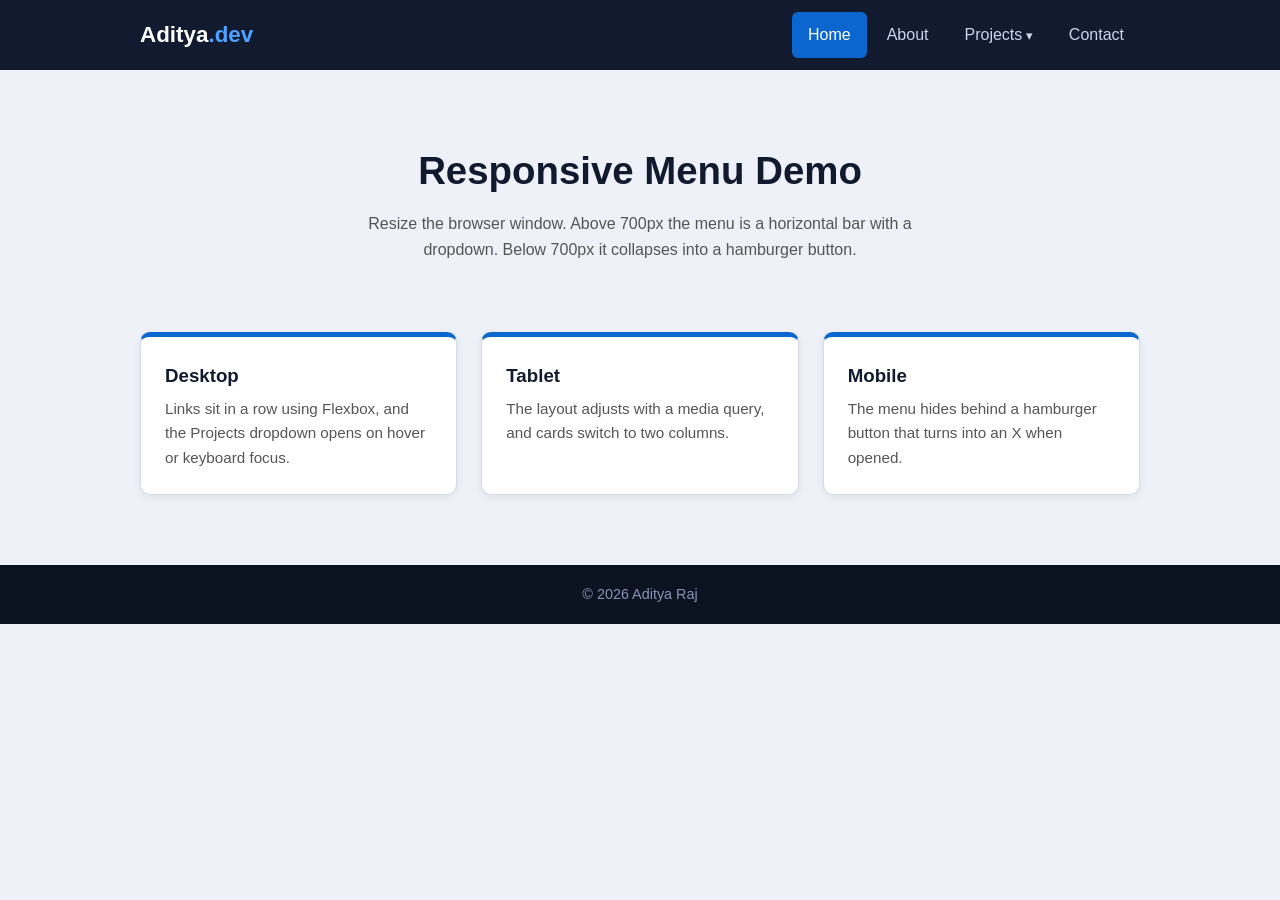
<file: clg assignment/Q6.responsive-menu.html>
<!DOCTYPE html>
<html lang="en">
<head>
  <meta charset="UTF-8">
  <meta name="viewport" content="width=device-width, initial-scale=1.0">
  <title>Responsive Menu</title>
  <style>
    /* ===== 1. Reset and box-sizing ===== */
    * {
      margin: 0;
      padding: 0;
      box-sizing: border-box;
    }

    /* ===== 2. Base styles ===== */
    body {
      font-family: "Segoe UI", Arial, sans-serif;
      line-height: 1.6;
      color: #222;
      background-color: #eef1f7;
    }

    a { text-decoration: none; }
    ul { list-style: none; }

    .wrapper {
      max-width: 1000px;
      margin: 0 auto;
      padding: 0 24px;
    }

    /* ===== 3. Navbar (Flexbox) =====
       Desktop: logo on the left, links in a row on the right. */
    .navbar {
      background-color: #111a2e;
      position: sticky;
      top: 0;
      z-index: 100;
    }

    .nav-inner {
      display: flex;
      justify-content: space-between;
      align-items: center;
      padding: 12px 0;
    }

    .logo {
      color: #ffffff;
      font-size: 1.4rem;
      font-weight: bold;
    }

    .logo span { color: #4da3ff; }

    .menu {
      display: flex;
      gap: 4px;
    }

    .menu > li { position: relative; }

    .menu a {
      display: block;
      color: #c9d4ee;
      padding: 10px 16px;
      border-radius: 6px;
      transition: background-color 0.2s, color 0.2s;
    }

    .menu a:hover,
    .menu a:focus {
      background-color: #1f2d4f;
      color: #ffffff;
    }

    .menu a.active {
      background-color: #0b66d0;
      color: #ffffff;
    }

    /* ===== 4. Dropdown submenu (desktop) ===== */
    .dropdown {
      position: absolute;
      top: 100%;
      left: 0;
      min-width: 180px;
      padding: 6px;
      background-color: #1a2542;
      border-radius: 8px;
      box-shadow: 0 8px 20px rgba(0, 0, 0, 0.3);
      opacity: 0;
      visibility: hidden;
      transform: translateY(8px);
      transition: opacity 0.2s, transform 0.2s, visibility 0.2s;
    }

    .has-dropdown:hover .dropdown,
    .has-dropdown:focus-within .dropdown {
      opacity: 1;
      visibility: visible;
      transform: translateY(0);
    }

    .caret::after {
      content: " \25BE";
      font-size: 0.8em;
    }

    /* ===== 5. Hamburger button (hidden on desktop) ===== */
    .hamburger {
      display: none;
      background: none;
      border: none;
      cursor: pointer;
      padding: 8px;
    }

    .hamburger span {
      display: block;
      width: 26px;
      height: 3px;
      margin: 5px 0;
      background-color: #ffffff;
      border-radius: 2px;
      transition: transform 0.3s, opacity 0.3s;
    }

    .hamburger.open span:nth-child(1) { transform: translateY(8px) rotate(45deg); }
    .hamburger.open span:nth-child(2) { opacity: 0; }
    .hamburger.open span:nth-child(3) { transform: translateY(-8px) rotate(-45deg); }

    /* ===== 6. Demo page content ===== */
    .hero {
      text-align: center;
      padding: 70px 0 40px;
    }

    .hero h1 {
      font-size: 2.4rem;
      color: #111a2e;
      margin-bottom: 10px;
    }

    .hero p {
      max-width: 560px;
      margin: 0 auto;
      color: #555;
    }

    .cards {
      display: grid;
      grid-template-columns: repeat(3, 1fr);
      gap: 24px;
      padding: 30px 0 70px;
    }

    .card {
      background-color: #ffffff;
      padding: 24px;
      border: 1px solid #d5dae3;
      border-top: 5px solid #0b66d0;
      border-radius: 10px;
      box-shadow: 0 2px 8px rgba(0, 0, 0, 0.07);
    }

    .card h3 { color: #111a2e; margin-bottom: 6px; }
    .card p { color: #555; font-size: 0.95rem; }

    .footer {
      background-color: #0b1220;
      color: #8795b5;
      text-align: center;
      padding: 18px;
      font-size: 0.9rem;
    }

    /* ===== 7. Tablet ===== */
    @media (max-width: 900px) {
      .cards { grid-template-columns: 1fr 1fr; }
    }

    /* ===== 8. Mobile: menu collapses behind the hamburger ===== */
    @media (max-width: 700px) {
      .hamburger { display: block; }

      .nav-inner { flex-wrap: wrap; }

      .menu {
        display: none;               /* hidden until the button is pressed */
        flex-direction: column;
        width: 100%;
        gap: 2px;
        padding-top: 10px;
      }

      .menu.show { display: flex; }

      .menu a { padding: 12px 14px; }

      /* submenu becomes a normal indented list inside the menu */
      .dropdown {
        position: static;
        opacity: 1;
        visibility: visible;
        transform: none;
        box-shadow: none;
        background-color: transparent;
        padding: 0 0 0 18px;
      }

      .caret::after { content: ""; }

      .cards { grid-template-columns: 1fr; }
      .hero h1 { font-size: 1.9rem; }
    }
  </style>
</head>
<body>

  <nav class="navbar">
    <div class="wrapper nav-inner">
      <div class="logo">Aditya<span>.dev</span></div>

      <button class="hamburger" id="hamburger" aria-label="Toggle menu" aria-expanded="false">
        <span></span>
        <span></span>
        <span></span>
      </button>

      <ul class="menu" id="menu">
        <li><a href="#home" class="active">Home</a></li>
        <li><a href="#about">About</a></li>
        <li class="has-dropdown">
          <a href="#projects" class="caret">Projects</a>
          <ul class="dropdown">
            <li><a href="#web">Web</a></li>
            <li><a href="#games">Games</a></li>
            <li><a href="#data">Data</a></li>
          </ul>
        </li>
        <li><a href="mailto:rajadityaaa10@gmail.com">Contact</a></li>
      </ul>
    </div>
  </nav>

  <header class="wrapper hero" id="home">
    <h1>Responsive Menu Demo</h1>
    <p>Resize the browser window. Above 700px the menu is a horizontal bar with a dropdown. Below 700px it collapses into a hamburger button.</p>
  </header>

  <main class="wrapper cards">
    <article class="card" id="about">
      <h3>Desktop</h3>
      <p>Links sit in a row using Flexbox, and the Projects dropdown opens on hover or keyboard focus.</p>
    </article>
    <article class="card" id="projects">
      <h3>Tablet</h3>
      <p>The layout adjusts with a media query, and cards switch to two columns.</p>
    </article>
    <article class="card">
      <h3>Mobile</h3>
      <p>The menu hides behind a hamburger button that turns into an X when opened.</p>
    </article>
  </main>

  <footer class="footer">
    <p>&copy; 2026 Aditya Raj</p>
  </footer>

  <script>
    // Toggle the mobile menu
    const hamburger = document.getElementById("hamburger");
    const menu = document.getElementById("menu");

    hamburger.addEventListener("click", function () {
      const isOpen = menu.classList.toggle("show");
      hamburger.classList.toggle("open", isOpen);
      hamburger.setAttribute("aria-expanded", isOpen);
    });

    // Close the menu after tapping a link on mobile
    menu.addEventListener("click", function (event) {
      if (event.target.tagName === "A" && !event.target.classList.contains("caret")) {
        menu.classList.remove("show");
        hamburger.classList.remove("open");
        hamburger.setAttribute("aria-expanded", "false");
      }
    });
  </script>

</body>
</html>
</file>
<file: clg assignment/07-shopping-list/style.css>
*{box-sizing:border-box}body{margin:0;background:#f1f5f9;font:16px Arial;color:#172033;padding:35px 15px}main{max-width:560px;margin:auto;background:white;padding:28px;border-radius:16px}form{display:flex;gap:8px}input{flex:1;min-width:0;padding:12px;border:1px solid #cbd5e1;border-radius:8px}button{padding:11px 16px;border:0;border-radius:8px;background:#2563eb;color:white;cursor:pointer}li{display:flex;justify-content:space-between;align-items:center;padding:12px 0;border-bottom:1px solid #e2e8f0}li button{background:#dc2626;padding:7px 10px}#count{color:#64748b}
</file>
<file: clg assignment/10-profile-updater/style.css>
*{box-sizing:border-box}body{margin:0;padding:30px 15px;background:#eef2ff;font:16px Arial;color:#172033}main{max-width:500px;margin:auto}h1{margin-top:0}.card,form{background:white;padding:22px;border-radius:14px;margin:18px 0}.card{text-align:center}.avatar{margin:auto;background:#dbeafe;color:#1d4ed8;width:65px;height:65px;border-radius:50%;display:grid;place-items:center;font-weight:bold;font-size:1.2rem}label{display:block;margin:14px 0}input,textarea{display:block;width:100%;padding:10px;margin-top:6px;border:1px solid #cbd5e1;border-radius:7px;font:inherit}textarea{min-height:80px}button{padding:11px 16px;background:#2563eb;color:white;border:0;border-radius:7px;cursor:pointer}
</file>
<file: clg assignment/11-contact-form/style.css>
*{box-sizing:border-box}body{margin:0;padding:30px 15px;background:#f8fafc;font:16px Arial;color:#172033}main{max-width:520px;margin:auto}form,#summary{background:white;padding:25px;border:1px solid #e2e8f0;border-radius:14px}label{display:block;margin:14px 0}input,textarea{display:block;width:100%;padding:11px;margin-top:6px;border:1px solid #cbd5e1;border-radius:7px;font:inherit}textarea{min-height:110px}button{padding:12px 18px;background:#0f766e;color:white;border:0;border-radius:7px;cursor:pointer}#summary{margin-top:18px;background:#ecfdf5}
</file>
<file: clg assignment/12-persistent-settings/style.css>
*{box-sizing:border-box}body{margin:0;min-height:100vh;display:grid;place-items:center;background:#f1f5f9;color:#172033;font:16px Arial;transition:.2s}main{width:min(92%,480px);background:white;padding:28px;border-radius:15px;box-shadow:0 10px 30px #0f172a12}.setting{display:flex;justify-content:space-between;align-items:center;padding:16px 0;border-bottom:1px solid #e2e8f0}button{margin-top:20px;padding:10px 15px;border:0;border-radius:7px;background:#2563eb;color:white;cursor:pointer}body.dark{background:#0f172a;color:#e2e8f0}body.dark main{background:#1e293b}body.large{font-size:19px}
</file>
